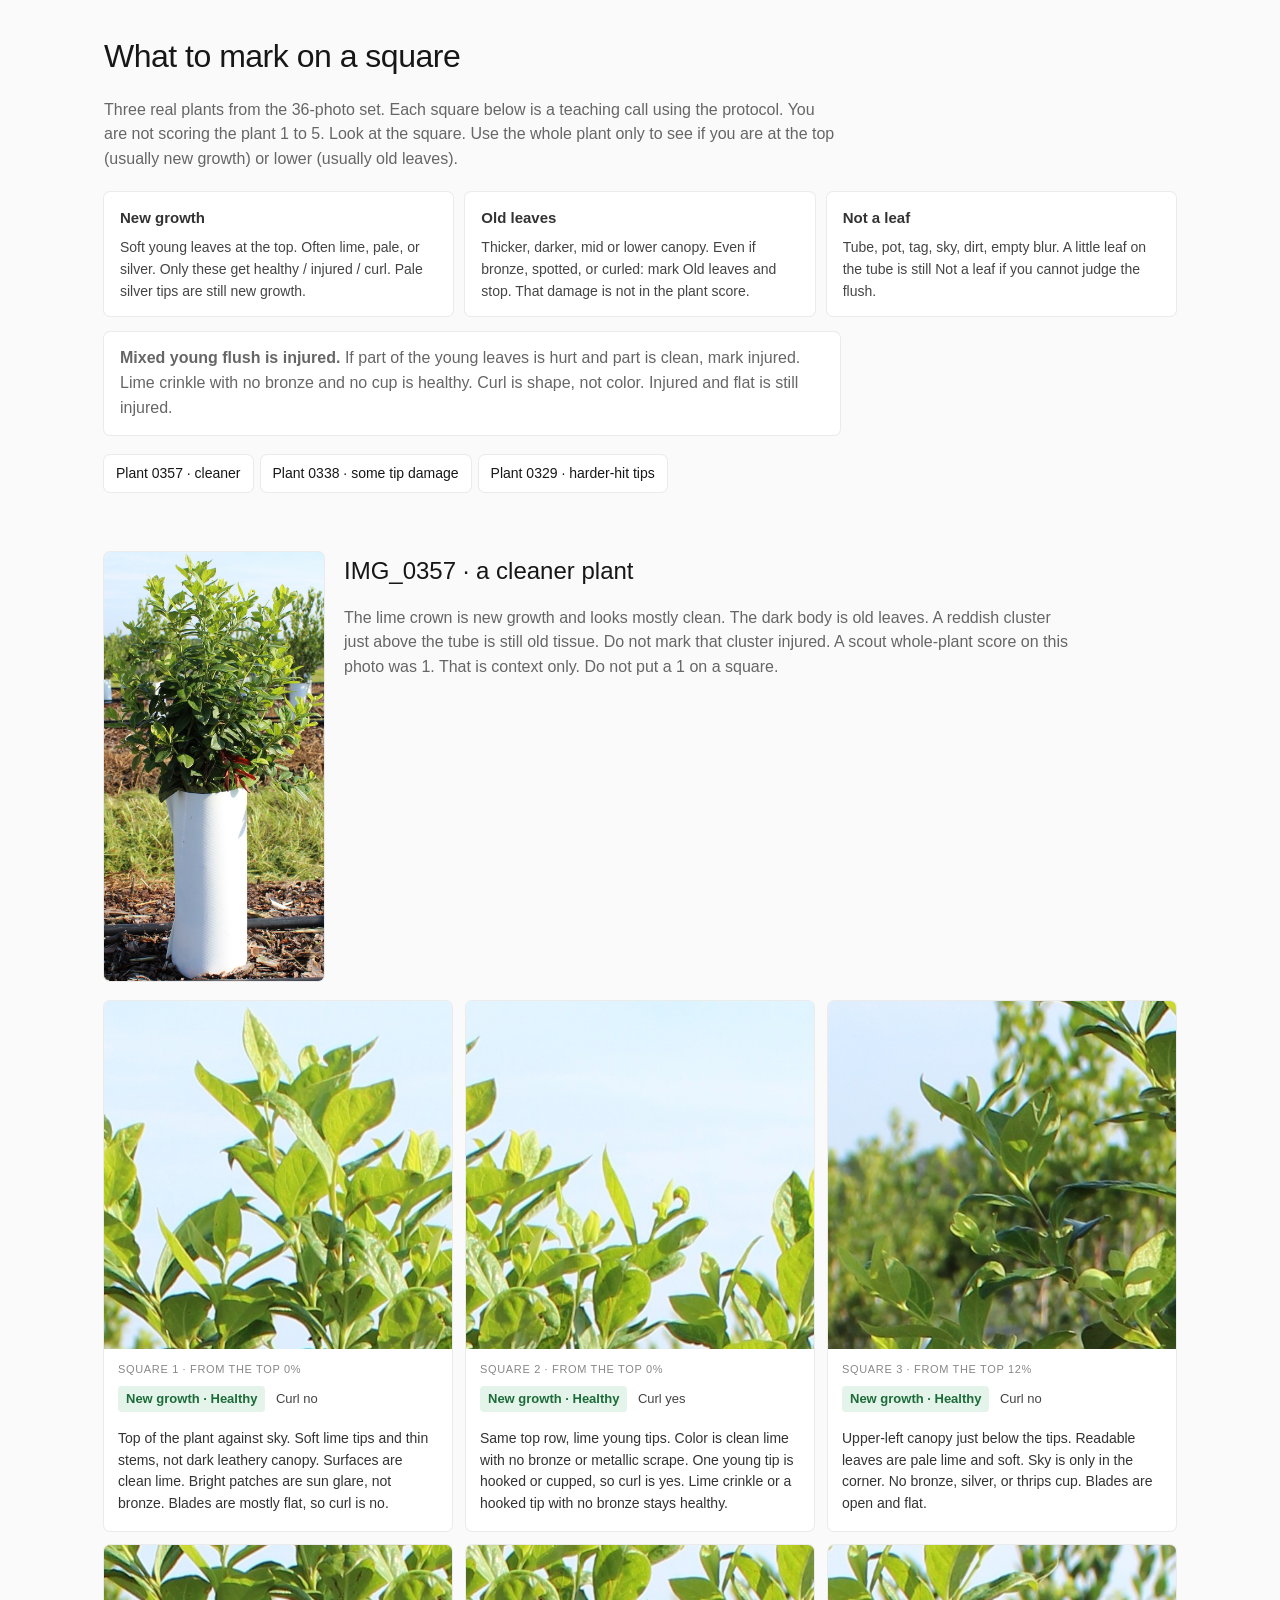
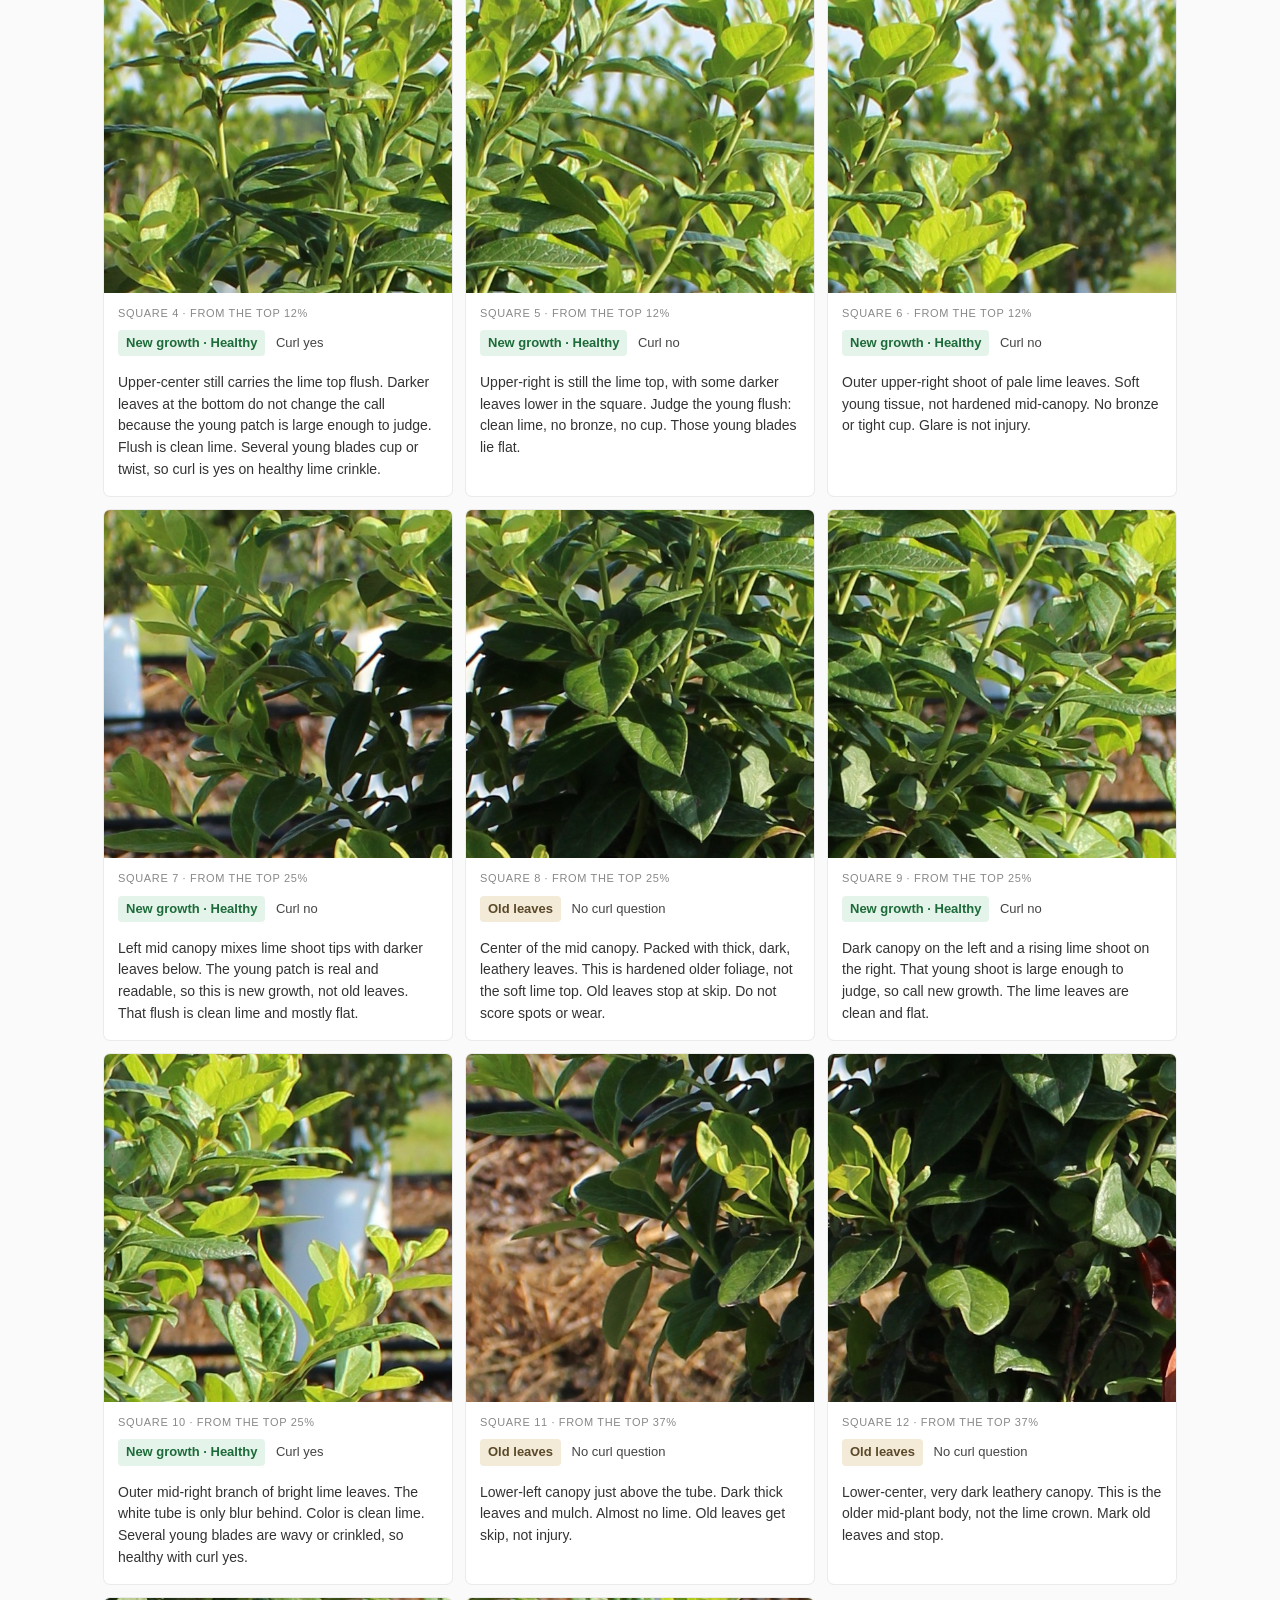
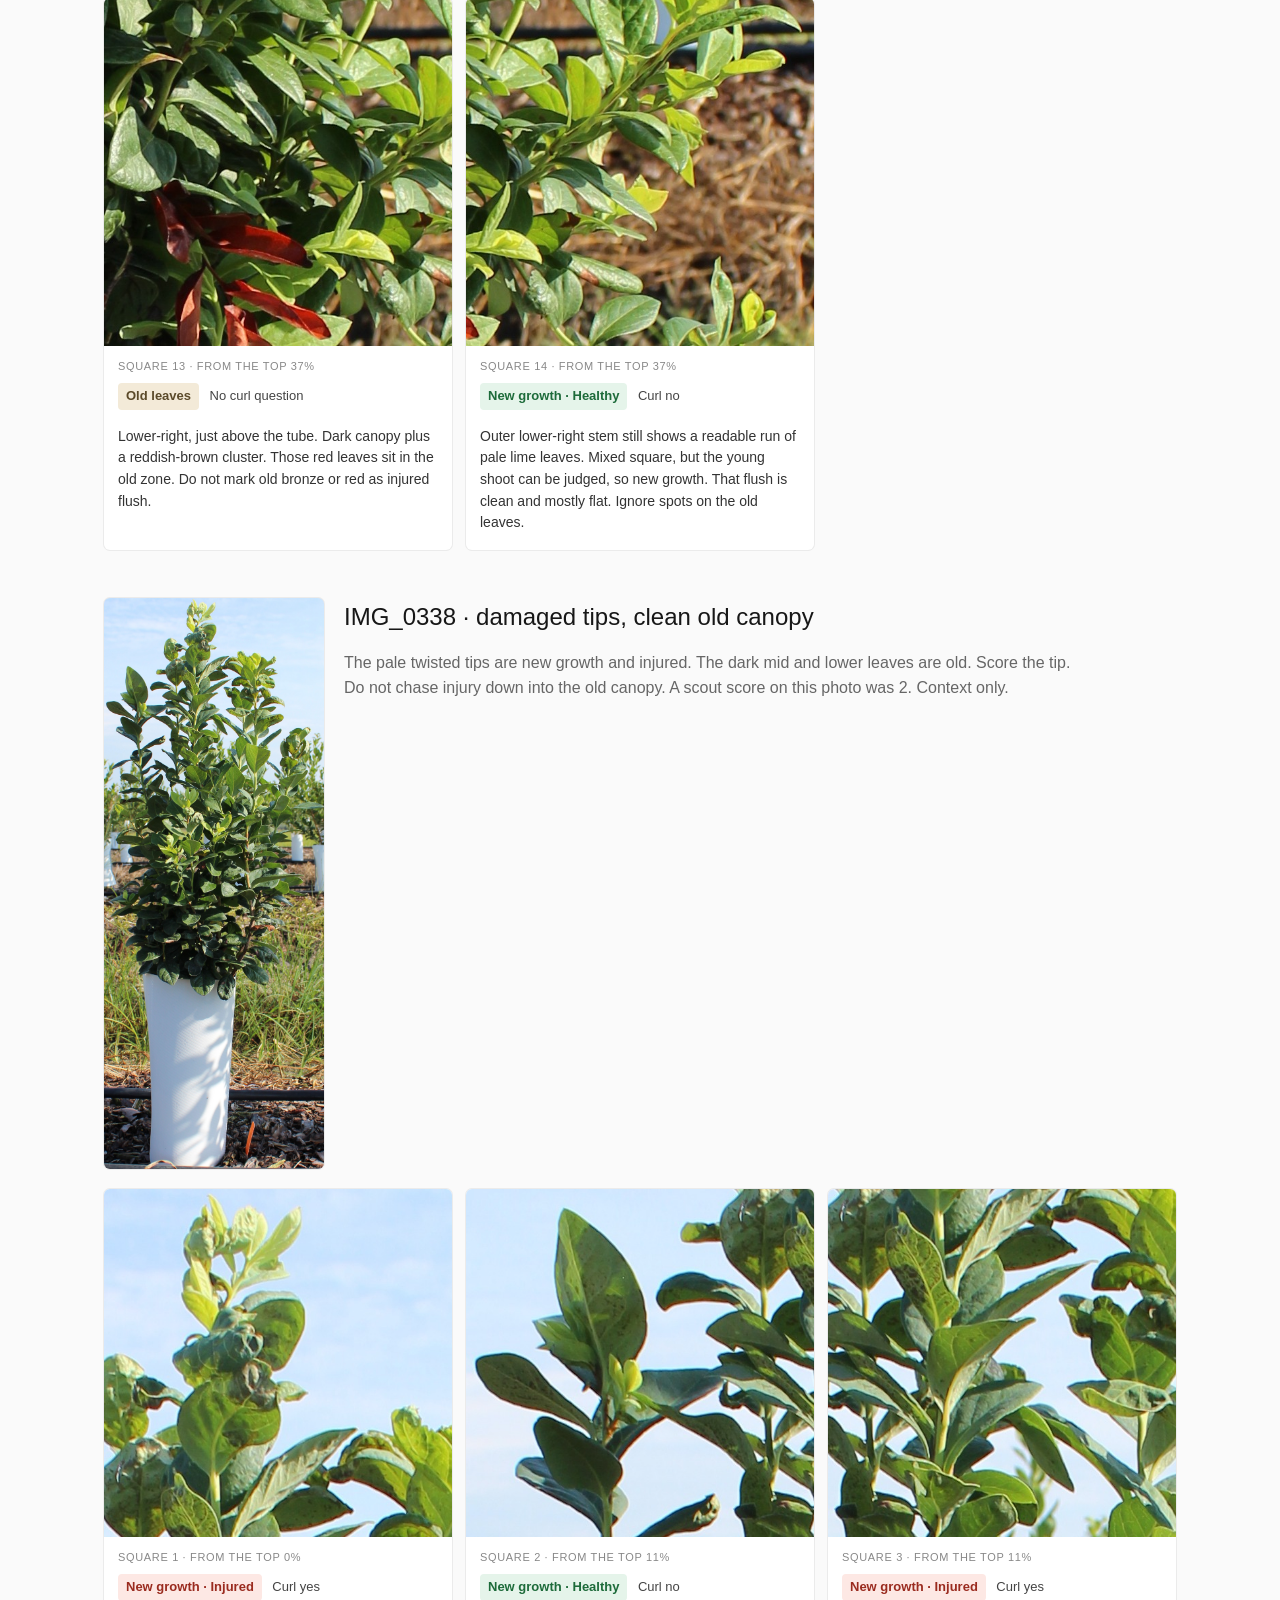
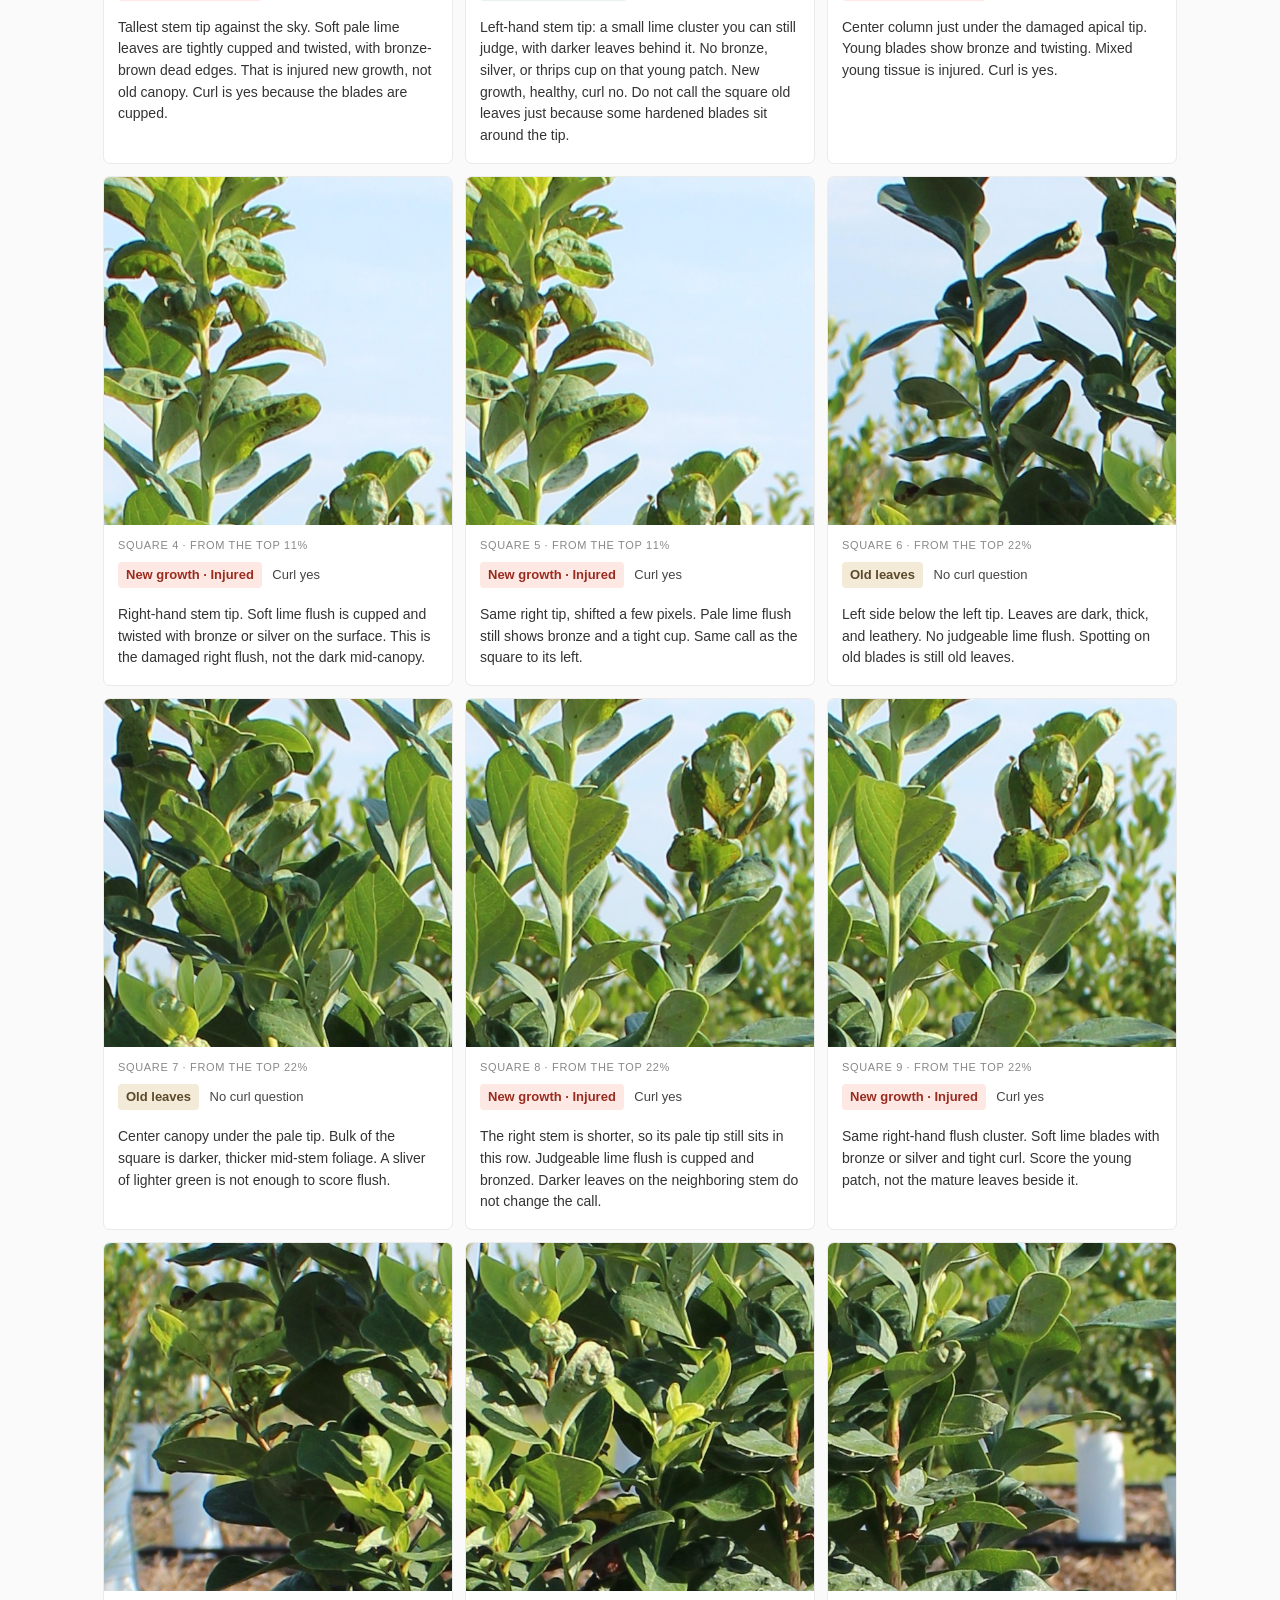
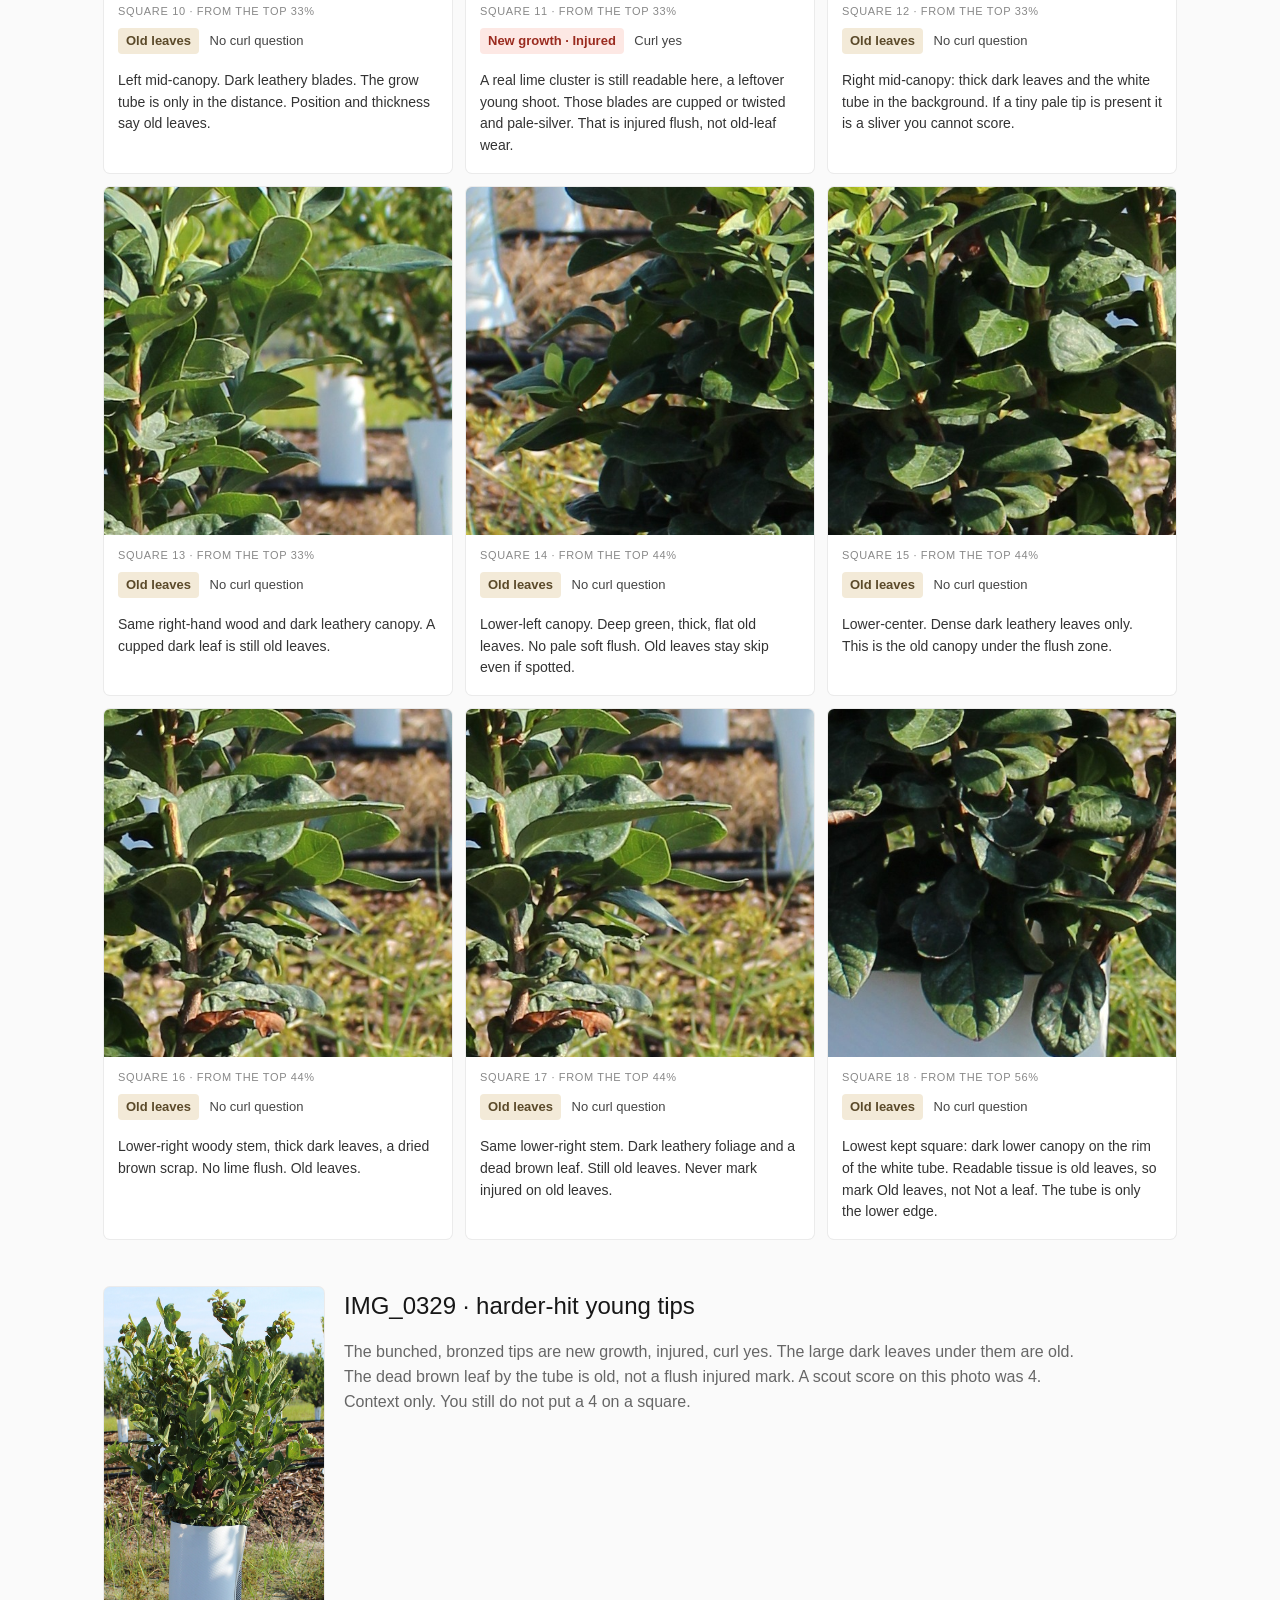
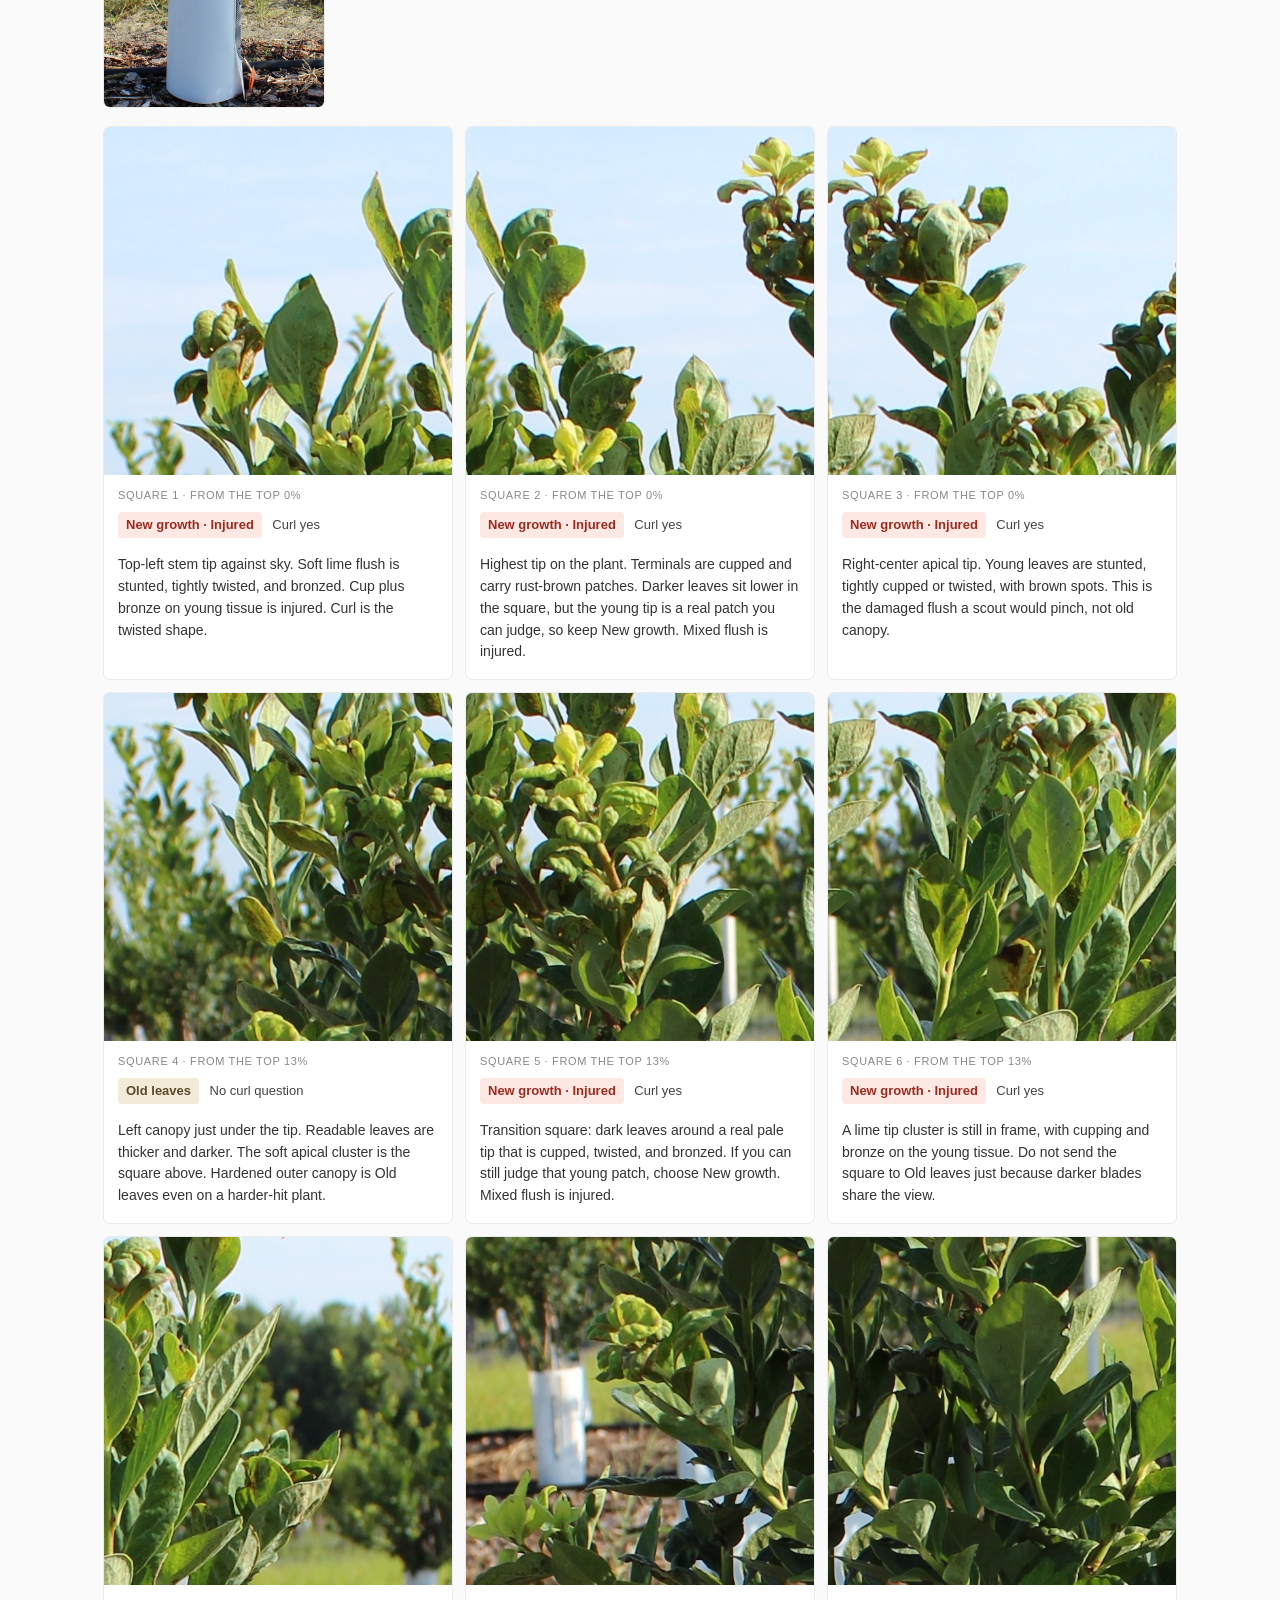
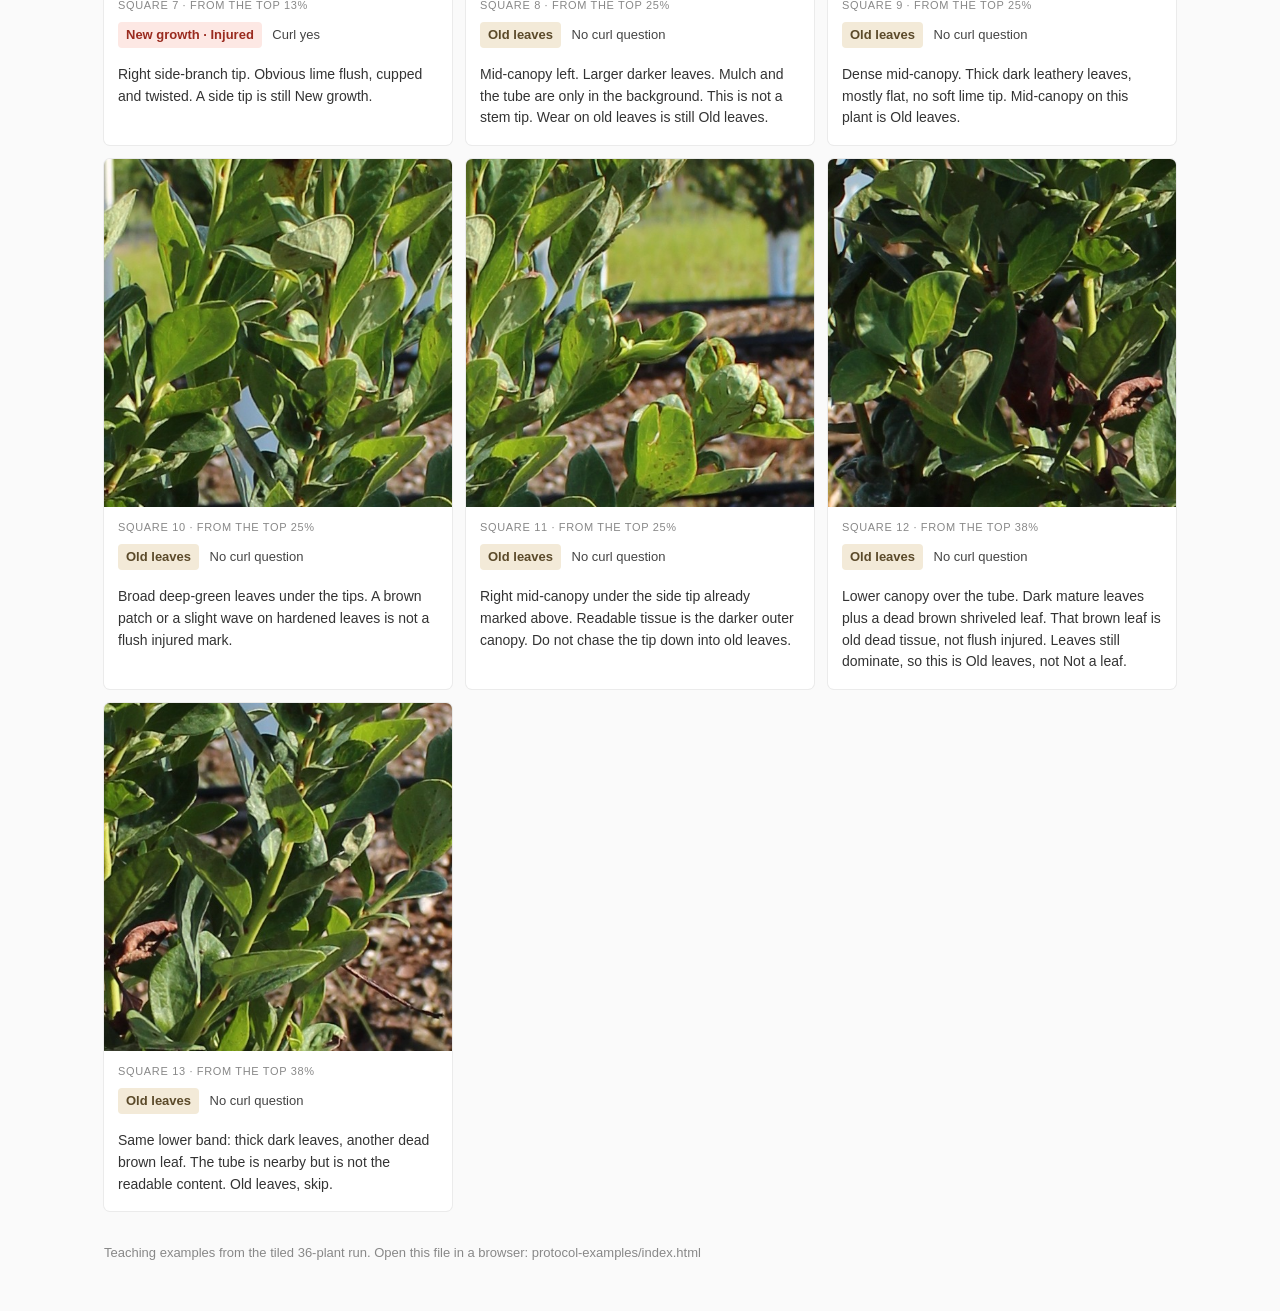
<file: protocol-examples/index.html>
<!DOCTYPE html>
<html lang="en">
<head>
  <meta charset="utf-8">
  <meta name="viewport" content="width=device-width, initial-scale=1">
  <title>Tile marking examples for annotators</title>
  <style>
    :root {
      --paper: #fafafa;
      --ink: #171717;
      --mute: #666;
      --line: #ebebeb;
      --flush-h: #1d6b3a;
      --flush-i: #9a2b1f;
      --mature: #5b4a2a;
      --tube: #555;
    }
    * { box-sizing: border-box; }
    body {
      margin: 0;
      background: var(--paper);
      color: #333;
      font: 16px/1.55 -apple-system, BlinkMacSystemFont, "Segoe UI", sans-serif;
    }
    header {
      padding: 32px 24px 16px;
      max-width: 1120px;
      margin: 0 auto;
    }
    h1 { margin: 0 0 8px; font-size: 32px; font-weight: 500; color: var(--ink); letter-spacing: -0.5px; }
    h2 { margin: 0 0 8px; font-size: 24px; font-weight: 500; color: var(--ink); }
    .lead, .note { color: var(--mute); max-width: 46rem; }
    .note { background: #fff; padding: 14px 16px; border-radius: 6px; box-shadow: 0 0 0 1px var(--line); margin: 16px 0; }
    nav { display: flex; gap: 8px; flex-wrap: wrap; margin: 20px 0; }
    nav a {
      color: var(--ink);
      text-decoration: none;
      padding: 8px 12px;
      background: #fff;
      box-shadow: 0 0 0 1px var(--line);
      border-radius: 6px;
      font-size: 14px;
    }
    .rules {
      display: grid;
      grid-template-columns: repeat(3, 1fr);
      gap: 12px;
      margin: 20px 0 8px;
    }
    .rules article {
      background: #fff;
      padding: 14px 16px;
      border-radius: 6px;
      box-shadow: 0 0 0 1px var(--line);
    }
    .rules h3 { margin: 0 0 8px; font-size: 15px; }
    .rules p { margin: 0; font-size: 14px; color: #444; }
    .plant { max-width: 1120px; margin: 0 auto; padding: 24px; }
    .hero {
      display: grid;
      grid-template-columns: 220px 1fr;
      gap: 20px;
      align-items: start;
      margin-bottom: 20px;
    }
    .hero img {
      width: 220px;
      height: auto;
      border-radius: 6px;
      box-shadow: 0 0 0 1px var(--line);
      background: #fff;
    }
    .tiles {
      display: grid;
      grid-template-columns: repeat(auto-fill, minmax(280px, 1fr));
      gap: 14px;
    }
    .card {
      background: #fff;
      border-radius: 6px;
      box-shadow: 0 0 0 1px var(--line);
      overflow: hidden;
    }
    .card img { width: 100%; aspect-ratio: 1; object-fit: cover; display: block; }
    .card .body { padding: 12px 14px 16px; }
    .meta { font-size: 11px; letter-spacing: 0.06em; text-transform: uppercase; color: #888; margin: 0 0 8px; }
    .badge {
      display: inline-block;
      font-size: 13px;
      font-weight: 600;
      padding: 3px 8px;
      border-radius: 4px;
      margin: 0 6px 8px 0;
    }
    .flush-healthy { background: #e5f4ea; color: var(--flush-h); }
    .flush-injured { background: #fde8e4; color: var(--flush-i); }
    .flush-skip { background: #eee; color: #444; }
    .mature { background: #f3ead8; color: var(--mature); }
    .tube { background: #ececec; color: var(--tube); }
    .curl { font-size: 13px; color: #444; }
    .why { margin: 8px 0 0; font-size: 14px; color: #333; }
    footer { max-width: 1120px; margin: 0 auto; padding: 8px 24px 48px; color: #888; font-size: 13px; }
    @media (max-width: 720px) {
      .rules, .hero { grid-template-columns: 1fr; }
      .hero img { width: 160px; }
    }
  </style>
</head>
<body>
  <header>
    <h1>What to mark on a square</h1>
    <p class="lead">Three real plants from the 36-photo set. Each square below is a teaching call using the protocol. You are not scoring the plant 1 to 5. Look at the square. Use the whole plant only to see if you are at the top (usually new growth) or lower (usually old leaves).</p>
    <div class="rules">
      <article>
        <h3>New growth</h3>
        <p>Soft young leaves at the top. Often lime, pale, or silver. Only these get healthy / injured / curl. Pale silver tips are still new growth.</p>
      </article>
      <article>
        <h3>Old leaves</h3>
        <p>Thicker, darker, mid or lower canopy. Even if bronze, spotted, or curled: mark Old leaves and stop. That damage is not in the plant score.</p>
      </article>
      <article>
        <h3>Not a leaf</h3>
        <p>Tube, pot, tag, sky, dirt, empty blur. A little leaf on the tube is still Not a leaf if you cannot judge the flush.</p>
      </article>
    </div>
    <p class="note"><strong>Mixed young flush is injured.</strong> If part of the young leaves is hurt and part is clean, mark injured. Lime crinkle with no bronze and no cup is healthy. Curl is shape, not color. Injured and flat is still injured.</p>
    <nav>
      <a href="#p0357">Plant 0357 · cleaner</a>
      <a href="#p0338">Plant 0338 · some tip damage</a>
      <a href="#p0329">Plant 0329 · harder-hit tips</a>
    </nav>
  </header>

  <section class="plant" id="p0357">
    <div class="hero">
      <img src="crops/IMG_0357_plant.jpg" alt="Whole plant IMG_0357">
      <div>
        <h2>IMG_0357 · a cleaner plant</h2>
        <p class="lead">The lime crown is new growth and looks mostly clean. The dark body is old leaves. A reddish cluster just above the tube is still old tissue. Do not mark that cluster injured. A scout whole-plant score on this photo was 1. That is context only. Do not put a 1 on a square.</p>
      </div>
    </div>
    <div class="tiles" id="tiles-0357"></div>
  </section>

  <section class="plant" id="p0338">
    <div class="hero">
      <img src="crops/IMG_0338_plant.jpg" alt="Whole plant IMG_0338">
      <div>
        <h2>IMG_0338 · damaged tips, clean old canopy</h2>
        <p class="lead">The pale twisted tips are new growth and injured. The dark mid and lower leaves are old. Score the tip. Do not chase injury down into the old canopy. A scout score on this photo was 2. Context only.</p>
      </div>
    </div>
    <div class="tiles" id="tiles-0338"></div>
  </section>

  <section class="plant" id="p0329">
    <div class="hero">
      <img src="crops/IMG_0329_plant.jpg" alt="Whole plant IMG_0329">
      <div>
        <h2>IMG_0329 · harder-hit young tips</h2>
        <p class="lead">The bunched, bronzed tips are new growth, injured, curl yes. The large dark leaves under them are old. The dead brown leaf by the tube is old, not a flush injured mark. A scout score on this photo was 4. Context only. You still do not put a 4 on a square.</p>
      </div>
    </div>
    <div class="tiles" id="tiles-0329"></div>
  </section>

  <footer>Teaching examples from the tiled 36-plant run. Open this file in a browser: protocol-examples/index.html</footer>

  <script>
    const PLANTS = {
      "0357": [
        {"tile":"IMG_0357_x1397_y1067.jpg","rel_y":0.0,"tissue":"flush","injury":"healthy","curl":"no","reason":"Top of the plant against sky. Soft lime tips and thin stems, not dark leathery canopy. Surfaces are clean lime. Bright patches are sun glare, not bronze. Blades are mostly flat, so curl is no."},
        {"tile":"IMG_0357_x1781_y1067.jpg","rel_y":0.0,"tissue":"flush","injury":"healthy","curl":"yes","reason":"Same top row, lime young tips. Color is clean lime with no bronze or metallic scrape. One young tip is hooked or cupped, so curl is yes. Lime crinkle or a hooked tip with no bronze stays healthy."},
        {"tile":"IMG_0357_x1013_y1451.jpg","rel_y":0.124,"tissue":"flush","injury":"healthy","curl":"no","reason":"Upper-left canopy just below the tips. Readable leaves are pale lime and soft. Sky is only in the corner. No bronze, silver, or thrips cup. Blades are open and flat."},
        {"tile":"IMG_0357_x1397_y1451.jpg","rel_y":0.124,"tissue":"flush","injury":"healthy","curl":"yes","reason":"Upper-center still carries the lime top flush. Darker leaves at the bottom do not change the call because the young patch is large enough to judge. Flush is clean lime. Several young blades cup or twist, so curl is yes on healthy lime crinkle."},
        {"tile":"IMG_0357_x1781_y1451.jpg","rel_y":0.124,"tissue":"flush","injury":"healthy","curl":"no","reason":"Upper-right is still the lime top, with some darker leaves lower in the square. Judge the young flush: clean lime, no bronze, no cup. Those young blades lie flat."},
        {"tile":"IMG_0357_x2096_y1451.jpg","rel_y":0.124,"tissue":"flush","injury":"healthy","curl":"no","reason":"Outer upper-right shoot of pale lime leaves. Soft young tissue, not hardened mid-canopy. No bronze or tight cup. Glare is not injury."},
        {"tile":"IMG_0357_x1013_y1835.jpg","rel_y":0.247,"tissue":"flush","injury":"healthy","curl":"no","reason":"Left mid canopy mixes lime shoot tips with darker leaves below. The young patch is real and readable, so this is new growth, not old leaves. That flush is clean lime and mostly flat."},
        {"tile":"IMG_0357_x1397_y1835.jpg","rel_y":0.247,"tissue":"mature","injury":"skip","curl":null,"reason":"Center of the mid canopy. Packed with thick, dark, leathery leaves. This is hardened older foliage, not the soft lime top. Old leaves stop at skip. Do not score spots or wear."},
        {"tile":"IMG_0357_x1781_y1835.jpg","rel_y":0.247,"tissue":"flush","injury":"healthy","curl":"no","reason":"Dark canopy on the left and a rising lime shoot on the right. That young shoot is large enough to judge, so call new growth. The lime leaves are clean and flat."},
        {"tile":"IMG_0357_x2096_y1835.jpg","rel_y":0.247,"tissue":"flush","injury":"healthy","curl":"yes","reason":"Outer mid-right branch of bright lime leaves. The white tube is only blur behind. Color is clean lime. Several young blades are wavy or crinkled, so healthy with curl yes."},
        {"tile":"IMG_0357_x1013_y2219.jpg","rel_y":0.371,"tissue":"mature","injury":"skip","curl":null,"reason":"Lower-left canopy just above the tube. Dark thick leaves and mulch. Almost no lime. Old leaves get skip, not injury."},
        {"tile":"IMG_0357_x1397_y2219.jpg","rel_y":0.371,"tissue":"mature","injury":"skip","curl":null,"reason":"Lower-center, very dark leathery canopy. This is the older mid-plant body, not the lime crown. Mark old leaves and stop."},
        {"tile":"IMG_0357_x1781_y2219.jpg","rel_y":0.371,"tissue":"mature","injury":"skip","curl":null,"reason":"Lower-right, just above the tube. Dark canopy plus a reddish-brown cluster. Those red leaves sit in the old zone. Do not mark old bronze or red as injured flush."},
        {"tile":"IMG_0357_x2096_y2219.jpg","rel_y":0.371,"tissue":"flush","injury":"healthy","curl":"no","reason":"Outer lower-right stem still shows a readable run of pale lime leaves. Mixed square, but the young shoot can be judged, so new growth. That flush is clean and mostly flat. Ignore spots on the old leaves."}
      ],
      "0338": [
        {"tile":"IMG_0338_x1431_y747.jpg","rel_y":0.0,"tissue":"flush","injury":"injured","curl":"yes","reason":"Tallest stem tip against the sky. Soft pale lime leaves are tightly cupped and twisted, with bronze-brown dead edges. That is injured new growth, not old canopy. Curl is yes because the blades are cupped."},
        {"tile":"IMG_0338_x1047_y1131.jpg","rel_y":0.111,"tissue":"flush","injury":"healthy","curl":"no","reason":"Left-hand stem tip: a small lime cluster you can still judge, with darker leaves behind it. No bronze, silver, or thrips cup on that young patch. New growth, healthy, curl no. Do not call the square old leaves just because some hardened blades sit around the tip."},
        {"tile":"IMG_0338_x1431_y1131.jpg","rel_y":0.111,"tissue":"flush","injury":"injured","curl":"yes","reason":"Center column just under the damaged apical tip. Young blades show bronze and twisting. Mixed young tissue is injured. Curl is yes."},
        {"tile":"IMG_0338_x1815_y1131.jpg","rel_y":0.111,"tissue":"flush","injury":"injured","curl":"yes","reason":"Right-hand stem tip. Soft lime flush is cupped and twisted with bronze or silver on the surface. This is the damaged right flush, not the dark mid-canopy."},
        {"tile":"IMG_0338_x1866_y1131.jpg","rel_y":0.111,"tissue":"flush","injury":"injured","curl":"yes","reason":"Same right tip, shifted a few pixels. Pale lime flush still shows bronze and a tight cup. Same call as the square to its left."},
        {"tile":"IMG_0338_x1047_y1515.jpg","rel_y":0.222,"tissue":"mature","injury":"skip","curl":null,"reason":"Left side below the left tip. Leaves are dark, thick, and leathery. No judgeable lime flush. Spotting on old blades is still old leaves."},
        {"tile":"IMG_0338_x1431_y1515.jpg","rel_y":0.222,"tissue":"mature","injury":"skip","curl":null,"reason":"Center canopy under the pale tip. Bulk of the square is darker, thicker mid-stem foliage. A sliver of lighter green is not enough to score flush."},
        {"tile":"IMG_0338_x1815_y1515.jpg","rel_y":0.222,"tissue":"flush","injury":"injured","curl":"yes","reason":"The right stem is shorter, so its pale tip still sits in this row. Judgeable lime flush is cupped and bronzed. Darker leaves on the neighboring stem do not change the call."},
        {"tile":"IMG_0338_x1866_y1515.jpg","rel_y":0.222,"tissue":"flush","injury":"injured","curl":"yes","reason":"Same right-hand flush cluster. Soft lime blades with bronze or silver and tight curl. Score the young patch, not the mature leaves beside it."},
        {"tile":"IMG_0338_x1047_y1899.jpg","rel_y":0.333,"tissue":"mature","injury":"skip","curl":null,"reason":"Left mid-canopy. Dark leathery blades. The grow tube is only in the distance. Position and thickness say old leaves."},
        {"tile":"IMG_0338_x1431_y1899.jpg","rel_y":0.333,"tissue":"flush","injury":"injured","curl":"yes","reason":"A real lime cluster is still readable here, a leftover young shoot. Those blades are cupped or twisted and pale-silver. That is injured flush, not old-leaf wear."},
        {"tile":"IMG_0338_x1815_y1899.jpg","rel_y":0.333,"tissue":"mature","injury":"skip","curl":null,"reason":"Right mid-canopy: thick dark leaves and the white tube in the background. If a tiny pale tip is present it is a sliver you cannot score."},
        {"tile":"IMG_0338_x1866_y1899.jpg","rel_y":0.333,"tissue":"mature","injury":"skip","curl":null,"reason":"Same right-hand wood and dark leathery canopy. A cupped dark leaf is still old leaves."},
        {"tile":"IMG_0338_x1047_y2283.jpg","rel_y":0.444,"tissue":"mature","injury":"skip","curl":null,"reason":"Lower-left canopy. Deep green, thick, flat old leaves. No pale soft flush. Old leaves stay skip even if spotted."},
        {"tile":"IMG_0338_x1431_y2283.jpg","rel_y":0.444,"tissue":"mature","injury":"skip","curl":null,"reason":"Lower-center. Dense dark leathery leaves only. This is the old canopy under the flush zone."},
        {"tile":"IMG_0338_x1815_y2283.jpg","rel_y":0.444,"tissue":"mature","injury":"skip","curl":null,"reason":"Lower-right woody stem, thick dark leaves, a dried brown scrap. No lime flush. Old leaves."},
        {"tile":"IMG_0338_x1866_y2283.jpg","rel_y":0.444,"tissue":"mature","injury":"skip","curl":null,"reason":"Same lower-right stem. Dark leathery foliage and a dead brown leaf. Still old leaves. Never mark injured on old leaves."},
        {"tile":"IMG_0338_x1431_y2667.jpg","rel_y":0.555,"tissue":"mature","injury":"skip","curl":null,"reason":"Lowest kept square: dark lower canopy on the rim of the white tube. Readable tissue is old leaves, so mark Old leaves, not Not a leaf. The tube is only the lower edge."}
      ],
      "0329": [
        {"tile":"IMG_0329_x919_y1088.jpg","rel_y":0.0,"tissue":"flush","injury":"injured","curl":"yes","reason":"Top-left stem tip against sky. Soft lime flush is stunted, tightly twisted, and bronzed. Cup plus bronze on young tissue is injured. Curl is the twisted shape."},
        {"tile":"IMG_0329_x1303_y1088.jpg","rel_y":0.0,"tissue":"flush","injury":"injured","curl":"yes","reason":"Highest tip on the plant. Terminals are cupped and carry rust-brown patches. Darker leaves sit lower in the square, but the young tip is a real patch you can judge, so keep New growth. Mixed flush is injured."},
        {"tile":"IMG_0329_x1687_y1088.jpg","rel_y":0.0,"tissue":"flush","injury":"injured","curl":"yes","reason":"Right-center apical tip. Young leaves are stunted, tightly cupped or twisted, with brown spots. This is the damaged flush a scout would pinch, not old canopy."},
        {"tile":"IMG_0329_x919_y1472.jpg","rel_y":0.125,"tissue":"mature","injury":"skip","curl":null,"reason":"Left canopy just under the tip. Readable leaves are thicker and darker. The soft apical cluster is the square above. Hardened outer canopy is Old leaves even on a harder-hit plant."},
        {"tile":"IMG_0329_x1303_y1472.jpg","rel_y":0.125,"tissue":"flush","injury":"injured","curl":"yes","reason":"Transition square: dark leaves around a real pale tip that is cupped, twisted, and bronzed. If you can still judge that young patch, choose New growth. Mixed flush is injured."},
        {"tile":"IMG_0329_x1687_y1472.jpg","rel_y":0.125,"tissue":"flush","injury":"injured","curl":"yes","reason":"A lime tip cluster is still in frame, with cupping and bronze on the young tissue. Do not send the square to Old leaves just because darker blades share the view."},
        {"tile":"IMG_0329_x2012_y1472.jpg","rel_y":0.125,"tissue":"flush","injury":"injured","curl":"yes","reason":"Right side-branch tip. Obvious lime flush, cupped and twisted. A side tip is still New growth."},
        {"tile":"IMG_0329_x919_y1856.jpg","rel_y":0.25,"tissue":"mature","injury":"skip","curl":null,"reason":"Mid-canopy left. Larger darker leaves. Mulch and the tube are only in the background. This is not a stem tip. Wear on old leaves is still Old leaves."},
        {"tile":"IMG_0329_x1303_y1856.jpg","rel_y":0.25,"tissue":"mature","injury":"skip","curl":null,"reason":"Dense mid-canopy. Thick dark leathery leaves, mostly flat, no soft lime tip. Mid-canopy on this plant is Old leaves."},
        {"tile":"IMG_0329_x1687_y1856.jpg","rel_y":0.25,"tissue":"mature","injury":"skip","curl":null,"reason":"Broad deep-green leaves under the tips. A brown patch or a slight wave on hardened leaves is not a flush injured mark."},
        {"tile":"IMG_0329_x2012_y1856.jpg","rel_y":0.25,"tissue":"mature","injury":"skip","curl":null,"reason":"Right mid-canopy under the side tip already marked above. Readable tissue is the darker outer canopy. Do not chase the tip down into old leaves."},
        {"tile":"IMG_0329_x1303_y2240.jpg","rel_y":0.376,"tissue":"mature","injury":"skip","curl":null,"reason":"Lower canopy over the tube. Dark mature leaves plus a dead brown shriveled leaf. That brown leaf is old dead tissue, not flush injured. Leaves still dominate, so this is Old leaves, not Not a leaf."},
        {"tile":"IMG_0329_x1687_y2240.jpg","rel_y":0.376,"tissue":"mature","injury":"skip","curl":null,"reason":"Same lower band: thick dark leaves, another dead brown leaf. The tube is nearby but is not the readable content. Old leaves, skip."}
      ]
    };

    function labelOf(item) {
      if (item.tissue === "mature") return { cls: "mature", text: "Old leaves" };
      if (item.tissue === "tube") return { cls: "tube", text: "Not a leaf" };
      if (item.injury === "injured") return { cls: "flush-injured", text: "New growth · Injured" };
      if (item.injury === "healthy") return { cls: "flush-healthy", text: "New growth · Healthy" };
      return { cls: "flush-skip", text: "New growth · Skip" };
    }

    function render(id, items) {
      const root = document.getElementById(id);
      root.innerHTML = items.map((item, i) => {
        const lab = labelOf(item);
        const curl = item.curl ? `Curl ${item.curl}` : "No curl question";
        return `<article class="card">
          <img src="tiles/${item.tile}" alt="${item.tile}">
          <div class="body">
            <p class="meta">Square ${i + 1} · from the top ${Math.round(item.rel_y * 100)}%</p>
            <span class="badge ${lab.cls}">${lab.text}</span>
            <span class="curl">${curl}</span>
            <p class="why">${item.reason}</p>
          </div>
        </article>`;
      }).join("");
    }

    render("tiles-0357", PLANTS["0357"]);
    render("tiles-0338", PLANTS["0338"]);
    render("tiles-0329", PLANTS["0329"]);
  </script>
</body>
</html>
</file>
